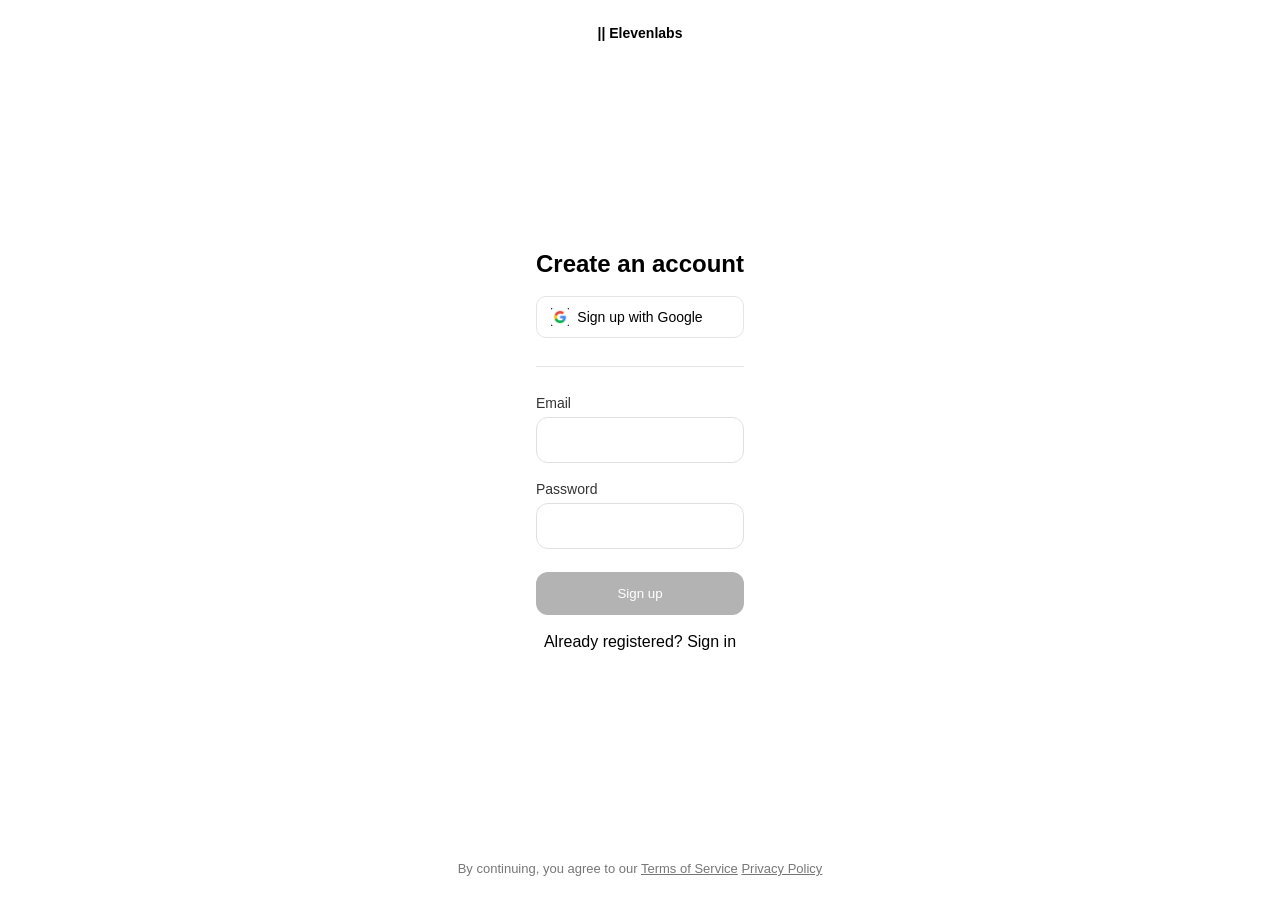
<file: week1 - web dev/Assignment 1/index.html>
<!DOCTYPE html>
<html lang="en">

<head>
    <meta charset="UTF-8">
    <meta name="viewport" content="width=device-width, initial-scale=1.0">
    <title>Elevenlabs | Signup</title>
    <link rel="stylesheet" href="style.css">
</head>

<body>

    <div id="container">

        <!-- header -->
        <div class="header">|| Elevenlabs</div>

        <!-- center body -->

        <div class="center-body">

            <h2>Create an account</h2>

            <button class="google">
                <img src="google.png" alt="google">
                <span>Sign up with Google</span>
            </button>

            <div class="divider"></div>

            <div class="form-group">
                <label>Email</label>
                <input type="email">
            </div>

            <div class="form-group">
                <label for="">Password</label>
                <input type="password">
            </div>

            <button class="Signup">Sign up</button>

            <p class="Signin-text">
                Already registered? <span>Sign in</span>
            </p>

        </div>

        <!-- footer -->
        <p class="footer">
            By continuing, you agree to our
            <span>Terms of Service</span>
            <span>Privacy Policy</span>
        </p>

    </div>
</body>

</html>
</file>
<file: week1 - web dev/Assignment 1/style.css>
*{
    box-sizing: border-box;
    margin: 0;
    padding: 0;
    font-family: sans-serif;
}

body {
    background-color: white;
}

#container {
    min-height: 100vh;
    display: flex;
    flex-direction: column;
    align-items: center;
    justify-content: center;
}

.header{
    position: absolute;
    top: 25px;
    font-size: 14px;
    font-weight: 600;
}

.center-body{
    width: 380;
    display: flex;
    flex-direction: column;
    align-items: center;
    gap: 18px;
}

.h2{
    font-size: 22px;
    font-weight: 600;
    margin-bottom: 10px;
}

.google{
    width: 100%;
    padding: 12px;
    border-radius: 10px;
    border: 1px solid #e5e5e5;
    background: white;
    font-size: 14px;
    cursor: pointer;

    position: relative;
    display: flex;
    align-items: center;
    justify-content: center;
}

.google img {
    width: 18px;
    position: absolute;
    left: 14px;
}

.google span{
    pointer-events: none;
}

.divider{
    width: 100%;
    height: 1px;
    background-color: #e5e5e5;
    margin: 10px 0;
}

.form-group {
    width: 100%;
    display: flex;
    flex-direction: column;
    gap: 6px;
}

.form-group label {
    font-size: 14px;
    color: #333;
}

.form-group input {
    padding: 14px;
    border-radius: 12px;
    border: 1px solid #e0e0e0;
    font-size: 14px;
}

.Signup{
    width: 100%;
    padding: 14px;
    border-radius: 12px;
    border: none;
    background-color: #b3b3b3;
    color: white;
    cursor: pointer;
    margin-top: 5px;
}

.Signup span{
    text-decoration: underline;
    cursor: pointer;
}

.footer{
    position: absolute;
    bottom: 24px;
    font-size: 13px;
    color: #777;
    text-align: center;
}

.footer span {
    text-decoration: underline;
    cursor: pointer;
}
</file>
